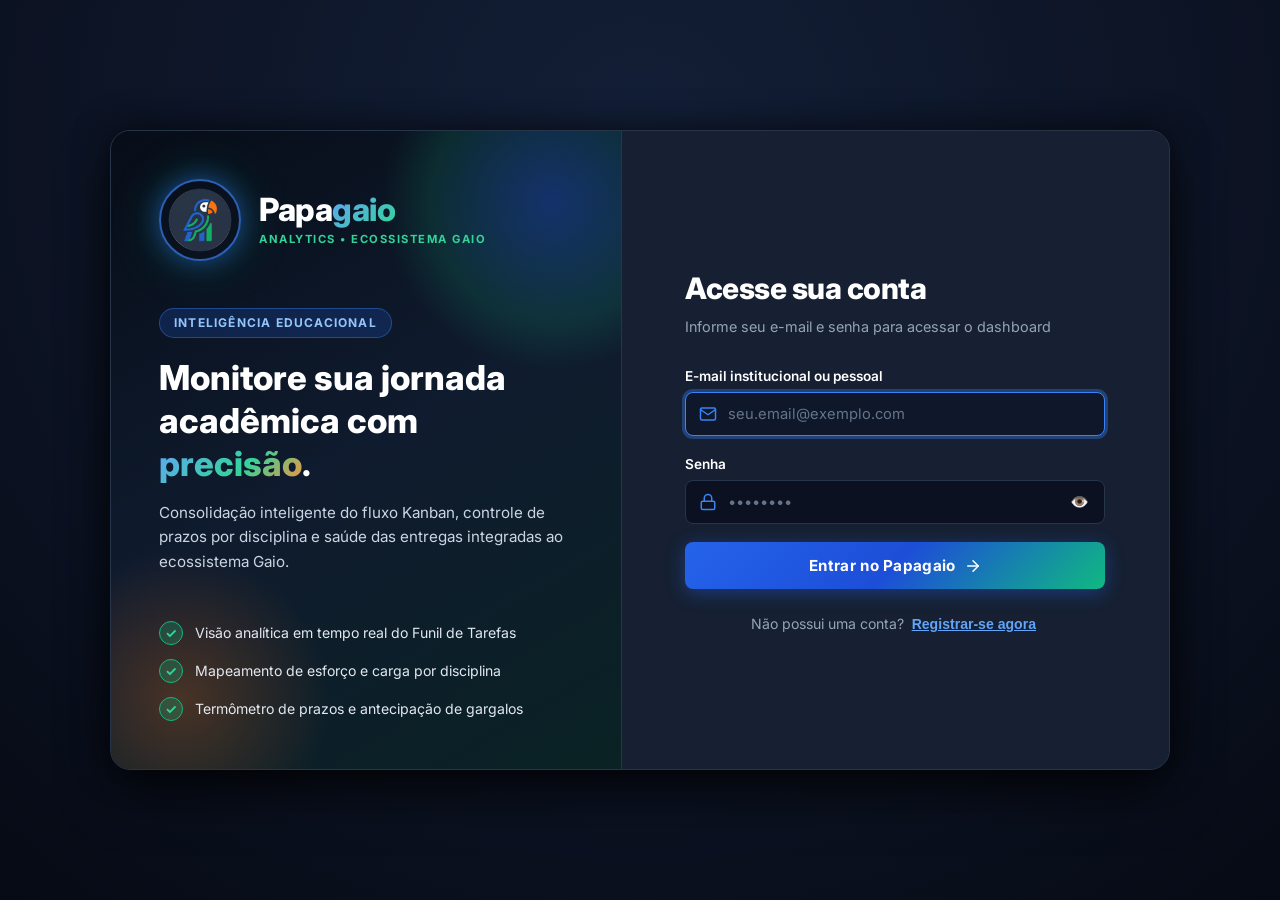
<file: index.html>
<!DOCTYPE html>
<html lang="pt-BR">
<head>
  <meta charset="UTF-8">
  <meta name="viewport" content="width=device-width, initial-scale=1.0">
  <title>Papagaio | Autenticação</title>
  
  <!-- Favicon -->
  <link rel="icon" type="image/png" href="assets/favicon.png">
  
  <!-- Fonte Inter -->
  <link rel="preconnect" href="https://fonts.googleapis.com">
  <link rel="preconnect" href="https://fonts.gstatic.com" crossorigin>
  <link href="https://fonts.googleapis.com/css2?family=Inter:wght@400;500;600;700;800&display=swap" rel="stylesheet">
  
  <!-- Estilos Globais -->
  <link rel="stylesheet" href="css/style.css">
</head>
<body class="auth-page">

  <!-- Container de Toasts para Alertas e Código de Verificação -->
  <div id="toastContainer" class="toast-container" aria-live="polite"></div>

  <!-- Container Principal Centralizado -->
  <main class="auth-wrapper" role="main">
    
    <!-- Banner de Apresentação / Marca (Desktop e Tablet) -->
    <aside class="auth-banner" aria-label="Apresentação Institucional">
      <div class="banner-header">
        <div class="banner-brand">
          <img src="assets/logo.png" alt="Logotipo do PAPAGaio" class="banner-logo-img">
          <div class="brand-text-block">
            <span class="brand-main-name">Papa<span class="brand-accent-text">gaio</span></span>
            <span class="brand-tagline">ANALYTICS • ECOSSISTEMA GAIO</span>
          </div>
        </div>
      </div>

      <div class="banner-content">
        <span class="banner-tag">Inteligência Educacional</span>
        <h1 class="banner-title">Monitore sua jornada acadêmica com <span>precisão</span>.</h1>
        <p class="banner-desc">
          Consolidação inteligente do fluxo Kanban, controle de prazos por disciplina e saúde das entregas integradas ao ecossistema Gaio.
        </p>
      </div>

      <div class="banner-features">
        <div class="banner-feature-item">
          <span class="feature-check">✓</span>
          <span>Visão analítica em tempo real do Funil de Tarefas</span>
        </div>
        <div class="banner-feature-item">
          <span class="feature-check">✓</span>
          <span>Mapeamento de esforço e carga por disciplina</span>
        </div>
        <div class="banner-feature-item">
          <span class="feature-check">✓</span>
          <span>Termômetro de prazos e antecipação de gargalos</span>
        </div>
      </div>
    </aside>

    <!-- Área Interativa de Formulários (Login / Registro / Verificação) -->
    <section class="auth-forms-container" aria-label="Área de Autenticação">
      
      <!-- Logotipo exclusivo para Smartphones -->
      <div class="mobile-logo-header">
        <img src="assets/logo.png" alt="Logotipo do PAPAGaio" class="mobile-logo-img">
        <span class="mobile-brand-title">Papa<span>gaio</span></span>
      </div>

      <!-- ==========================================
           FORMULÁRIO DE LOGIN (Padrão inicial)
           ========================================== -->
      <article id="loginCard" class="auth-form-card active" aria-labelledby="loginTitle">
        <div class="auth-form-header">
          <h2 id="loginTitle" class="auth-title">Acesse sua conta</h2>
          <p class="auth-subtitle">Informe seu e-mail e senha para acessar o dashboard</p>
        </div>

        <form id="loginForm" novalidate>
          <!-- Campo E-mail -->
          <div class="form-group">
            <label for="loginEmail" class="form-label">E-mail institucional ou pessoal</label>
            <div class="input-wrapper">
              <span class="input-icon" aria-hidden="true">
                <svg width="18" height="18" viewBox="0 0 24 24" fill="none" stroke="currentColor" stroke-width="2" stroke-linecap="round" stroke-linejoin="round">
                  <path d="M4 4h16c1.1 0 2 .9 2 2v12c0 1.1-.9 2-2 2H4c-1.1 0-2-.9-2-2V6c0-1.1.9-2 2-2z"></path>
                  <polyline points="22,6 12,13 2,6"></polyline>
                </svg>
              </span>
              <input 
                type="email" 
                id="loginEmail" 
                name="email" 
                class="form-input" 
                placeholder="seu.email@exemplo.com"
                required
                autocomplete="email"
              >
            </div>
            <span class="form-error-msg" id="loginEmailError"></span>
          </div>

          <!-- Campo Senha -->
          <div class="form-group">
            <label for="loginPassword" class="form-label">Senha</label>
            <div class="input-wrapper">
              <span class="input-icon" aria-hidden="true">
                <svg width="18" height="18" viewBox="0 0 24 24" fill="none" stroke="currentColor" stroke-width="2" stroke-linecap="round" stroke-linejoin="round">
                  <rect x="3" y="11" width="18" height="11" rx="2" ry="2"></rect>
                  <path d="M7 11V7a5 5 0 0 1 10 0v4"></path>
                </svg>
              </span>
              <input 
                type="password" 
                id="loginPassword" 
                name="password" 
                class="form-input" 
                placeholder="••••••••" 
                required
                autocomplete="current-password"
              >
              <button type="button" class="input-toggle-password" data-target="loginPassword" aria-label="Mostrar ou ocultar senha">
                👁️
              </button>
            </div>
            <span class="form-error-msg" id="loginPasswordError"></span>
          </div>

          <!-- Botão de Ação -->
          <button type="submit" id="btnLoginSubmit" class="btn btn-primary">
            <span>Entrar no Papagaio</span>
            <svg width="18" height="18" viewBox="0 0 24 24" fill="none" stroke="currentColor" stroke-width="2" stroke-linecap="round" stroke-linejoin="round">
              <line x1="5" y1="12" x2="19" y2="12"></line>
              <polyline points="12 5 19 12 12 19"></polyline>
            </svg>
          </button>
        </form>

        <!-- Alternância em 1 Clique para Registro -->
        <p class="auth-switch-text">
          Não possui uma conta? 
          <button type="button" id="btnGoToRegister" class="btn-link-switch">Registrar-se agora</button>
        </p>
      </article>

      <!-- ==========================================
           FORMULÁRIO DE REGISTRO
           ========================================== -->
      <article id="registerCard" class="auth-form-card hidden" aria-labelledby="registerTitle">
        <div class="auth-form-header">
          <h2 id="registerTitle" class="auth-title">Crie sua conta</h2>
          <p class="auth-subtitle">Preencha seus dados para iniciar no Papagaio</p>
        </div>

        <form id="registerForm" novalidate>
          <!-- Campo Nome (Apenas letras minúsculas e maiúsculas) -->
          <div class="form-group">
            <label for="registerName" class="form-label">Nome Completo</label>
            <div class="input-wrapper">
              <span class="input-icon" aria-hidden="true">
                <svg width="18" height="18" viewBox="0 0 24 24" fill="none" stroke="currentColor" stroke-width="2" stroke-linecap="round" stroke-linejoin="round">
                  <path d="M20 21v-2a4 4 0 0 0-4-4H8a4 4 0 0 0-4 4v2"></path>
                  <circle cx="12" cy="7" r="4"></circle>
                </svg>
              </span>
              <input 
                type="text" 
                id="registerName" 
                name="name" 
                class="form-input" 
                placeholder="Ex: Ana Clara Silva"
                required
                autocomplete="name"
              >
            </div>
            <span class="form-error-msg" id="registerNameError"></span>
          </div>

          <!-- Campo E-mail -->
          <div class="form-group">
            <label for="registerEmail" class="form-label">E-mail</label>
            <div class="input-wrapper">
              <span class="input-icon" aria-hidden="true">
                <svg width="18" height="18" viewBox="0 0 24 24" fill="none" stroke="currentColor" stroke-width="2" stroke-linecap="round" stroke-linejoin="round">
                  <path d="M4 4h16c1.1 0 2 .9 2 2v12c0 1.1-.9 2-2 2H4c-1.1 0-2-.9-2-2V6c0-1.1.9-2 2-2z"></path>
                  <polyline points="22,6 12,13 2,6"></polyline>
                </svg>
              </span>
              <input 
                type="email" 
                id="registerEmail" 
                name="email" 
                class="form-input" 
                placeholder="seu.email@exemplo.com"
                required
                autocomplete="email"
              >
            </div>
            <span class="form-error-msg" id="registerEmailError"></span>
          </div>

          <!-- Campo Senha -->
          <div class="form-group">
            <label for="registerPassword" class="form-label">Senha</label>
            <div class="input-wrapper">
              <span class="input-icon" aria-hidden="true">
                <svg width="18" height="18" viewBox="0 0 24 24" fill="none" stroke="currentColor" stroke-width="2" stroke-linecap="round" stroke-linejoin="round">
                  <rect x="3" y="11" width="18" height="11" rx="2" ry="2"></rect>
                  <path d="M7 11V7a5 5 0 0 1 10 0v4"></path>
                </svg>
              </span>
              <input 
                type="password" 
                id="registerPassword" 
                name="password" 
                class="form-input" 
                placeholder="Mínimo 6 caracteres" 
                required
                autocomplete="new-password"
              >
              <button type="button" class="input-toggle-password" data-target="registerPassword" aria-label="Mostrar ou ocultar senha">
                👁️
              </button>
            </div>
            <span class="form-error-msg" id="registerPasswordError"></span>
          </div>

          <!-- Campo Confirmar Senha -->
          <div class="form-group">
            <label for="registerConfirmPassword" class="form-label">Confirmar Senha</label>
            <div class="input-wrapper">
              <span class="input-icon" aria-hidden="true">
                <svg width="18" height="18" viewBox="0 0 24 24" fill="none" stroke="currentColor" stroke-width="2" stroke-linecap="round" stroke-linejoin="round">
                  <path d="M12 22s8-4 8-10V5l-8-3-8 3v7c0 6 8 10 8 10z"></path>
                </svg>
              </span>
              <input 
                type="password" 
                id="registerConfirmPassword" 
                name="confirmPassword" 
                class="form-input" 
                placeholder="Repita sua senha" 
                required
                autocomplete="new-password"
              >
              <button type="button" class="input-toggle-password" data-target="registerConfirmPassword" aria-label="Mostrar ou ocultar senha">
                👁️
              </button>
            </div>
            <span class="form-error-msg" id="registerConfirmPasswordError"></span>
          </div>

          <!-- Botão de Ação -->
          <button type="submit" id="btnRegisterSubmit" class="btn btn-success">
            <span>Avançar para Verificação</span>
            <svg width="18" height="18" viewBox="0 0 24 24" fill="none" stroke="currentColor" stroke-width="2" stroke-linecap="round" stroke-linejoin="round">
              <line x1="5" y1="12" x2="19" y2="12"></line>
              <polyline points="12 5 19 12 12 19"></polyline>
            </svg>
          </button>
        </form>

        <!-- Alternância em 1 Clique para Login -->
        <p class="auth-switch-text">
          Já possui cadastro? 
          <button type="button" id="btnGoToLogin" class="btn-link-switch">Fazer Login</button>
        </p>
      </article>

      <!-- ==========================================
           ETAPA DE VERIFICAÇÃO DE E-MAIL
           ========================================== -->
      <article id="verificationCard" class="auth-form-card hidden" aria-labelledby="verificationTitle">
        <div class="auth-form-header" style="text-align: center;">
          <div style="font-size: 2.5rem; margin-bottom: 8px;">📬</div>
          <h2 id="verificationTitle" class="auth-title">Confirme seu E-mail</h2>
          <p class="auth-subtitle">
            Enviamos um código de 6 dígitos para <strong id="verificationEmailTarget" style="color: var(--emerald-primary);"></strong>.
          </p>
        </div>

        <form id="verificationForm" novalidate>
          <div class="form-group" style="text-align: center;">
            <label for="verificationCode" class="form-label">Digite o código de verificação recebido</label>
            <div class="code-input-container">
              <input 
                type="text" 
                id="verificationCode" 
                name="code" 
                class="form-input verification-input" 
                placeholder="000000" 
                maxlength="6"
                inputmode="numeric"
                autocomplete="one-time-code"
                required
              >
            </div>
            <span class="form-error-msg" id="verificationCodeError" style="justify-content: center;"></span>
          </div>

          <button type="submit" id="btnConfirmCode" class="btn btn-success" style="margin-top: 10px;">
            <span>Confirmar e Cadastrar</span>
            <svg width="18" height="18" viewBox="0 0 24 24" fill="none" stroke="currentColor" stroke-width="2" stroke-linecap="round" stroke-linejoin="round">
              <polyline points="20 6 9 17 4 12"></polyline>
            </svg>
          </button>

          <button type="button" id="btnResendCode" class="btn btn-secondary" style="margin-top: 10px;">
            <span>Reenviar Código por E-mail</span>
          </button>
        </form>

        <p class="auth-switch-text">
          Digitou o e-mail errado? 
          <button type="button" id="btnBackToRegister" class="btn-link-switch">Voltar ao cadastro</button>
        </p>
      </article>

    </section>
  </main>

  <!-- Script Dedicado de Autenticação -->
  <script src="js/auth.js"></script>
</body>
</html>
</file>
<file: css/style.css>
/* ==========================================================================
   PAPAGaio 🦜 - Folha de Estilos Unificada (Design System - Dark Slate Arara)
   Inspirado no novo logotipo oficial: Azul Royal, Verde Esmeralda e Laranja Quente
   ========================================================================== */

:root {
  /* ==========================================================================
     PALETA DE CORES PAPAGAIO (DARK SLATE & ROYAL BLUE)
     ========================================================================== */
  
  /* Azul Royal (Corpo e Contorno Principal do Papagaio) */
  --blue-primary: #2563EB;
  --blue-light: #3B82F6;
  --blue-bright: #60A5FA;
  --blue-deep: #1D4ED8;
  --blue-subtle: rgba(37, 99, 235, 0.15);
  --blue-glow: rgba(59, 130, 246, 0.35);

  /* Verde Esmeralda (Asa e Indicador de Conclusão) */
  --emerald-primary: #10B981;
  --emerald-light: #34D399;
  --emerald-dark: #059669;
  --emerald-subtle: rgba(16, 185, 129, 0.15);
  --emerald-glow: rgba(16, 185, 129, 0.35);

  /* Laranja Quente (Bico e Indicador de A Fazer / Alertas) */
  --orange-primary: #F97316;
  --orange-light: #FB923C;
  --orange-dark: #EA580C;
  --orange-subtle: rgba(249, 115, 22, 0.15);

  /* Amarelo Solar de Apoio */
  --amber-solar: #FBBF24;
  --amber-subtle: rgba(251, 191, 36, 0.15);

  /* Gradientes Dinâmicos do Papagaio */
  --gradient-primary: linear-gradient(135deg, #2563EB 0%, #1D4ED8 50%, #10B981 100%);
  --gradient-hover: linear-gradient(135deg, #3B82F6 0%, #2563EB 50%, #34D399 100%);
  --gradient-emerald: linear-gradient(135deg, #10B981 0%, #059669 100%);
  --gradient-orange: linear-gradient(135deg, #F97316 0%, #EA580C 100%);
  --gradient-banner: linear-gradient(150deg, #070D18 0%, #0F1B2E 50%, #0A2224 100%);
  --gradient-highlight: linear-gradient(90deg, #2563EB 0%, #10B981 50%, #F97316 100%);

  /* Superfícies e Fundos (Dark Slate Premium - Adeus Fundo Branco!) */
  --bg-main: #0B1120;
  --bg-card: #162032;
  --bg-card-subtle: #101927;
  --bg-input: #0B1120;
  --bg-navbar: #0D1524;
  --bg-hover: #1E2D44;

  /* Tipografia (Alto Contraste: Títulos e Textos 100% Nítidos e Legíveis) */
  --text-primary: #FFFFFF;       /* Branco Puro para títulos, valores e botões */
  --text-secondary: #E2E8F0;     /* Cinza Claro nítido para corpo e rótulos */
  --text-muted: #94A3B8;         /* Cinza suave para legendas de apoio */
  --text-inverse: #FFFFFF;

  /* Estados de Validação e Kanban */
  --status-todo: #F97316;         /* Laranja Quente - A Fazer */
  --status-doing: #3B82F6;        /* Azul Royal - Em Andamento */
  --status-done: #10B981;         /* Verde Esmeralda - Concluídas */
  --status-success: #10B981;      /* Confirmação */
  --status-warning: #F59E0B;      /* Alerta */
  --status-error: #EF4444;        /* Erro */

  /* Bordas e Contornos */
  --border-color: #26354A;
  --border-subtle: #1C283B;
  --border-focus: #3B82F6;

  /* Sombras e Profundidade */
  --shadow-xs: 0 1px 3px 0 rgba(0, 0, 0, 0.3);
  --shadow-sm: 0 4px 10px -1px rgba(0, 0, 0, 0.35);
  --shadow-md: 0 8px 24px -2px rgba(0, 0, 0, 0.45);
  --shadow-lg: 0 16px 36px -4px rgba(0, 0, 0, 0.55);
  --shadow-xl: 0 28px 56px -8px rgba(0, 0, 0, 0.65);

  --radius-sm: 8px;
  --radius-md: 14px;
  --radius-lg: 20px;
  --radius-full: 9999px;

  /* Transições Suaves */
  --transition-fast: 0.2s cubic-bezier(0.4, 0, 0.2, 1);
  --transition-normal: 0.3s cubic-bezier(0.4, 0, 0.2, 1);
}

/* Reset Global */
*, *::before, *::after {
  box-sizing: border-box;
  margin: 0;
  padding: 0;
}

html {
  font-size: 16px;
  scroll-behavior: smooth;
  background-color: var(--bg-main);
}

body {
  font-family: 'Inter', -apple-system, BlinkMacSystemFont, "Segoe UI", Roboto, Helvetica, Arial, sans-serif;
  background-color: var(--bg-main);
  color: var(--text-primary);
  line-height: 1.5;
  min-height: 100vh;
  display: flex;
  flex-direction: column;
  -webkit-font-smoothing: antialiased;
}

/* ==========================================================================
   TOAST NOTIFICATION (Dark Slate)
   ========================================================================== */
.toast-container {
  position: fixed;
  top: 24px;
  right: 24px;
  z-index: 9999;
  display: flex;
  flex-direction: column;
  gap: 12px;
  max-width: 420px;
  width: calc(100% - 48px);
  pointer-events: none;
}

.toast {
  pointer-events: auto;
  background: var(--bg-card);
  border-left: 6px solid var(--blue-light);
  box-shadow: var(--shadow-xl), 0 0 25px rgba(37, 99, 235, 0.25);
  border-radius: var(--radius-md);
  padding: 16px 20px;
  display: flex;
  align-items: flex-start;
  gap: 14px;
  transform: translateX(120%);
  opacity: 0;
  transition: all var(--transition-normal);
  border: 1px solid var(--border-color);
  color: var(--text-primary);
}

.toast.show {
  transform: translateX(0);
  opacity: 1;
}

.toast.toast-success {
  border-left-color: var(--emerald-primary);
}

.toast.toast-warning {
  border-left-color: var(--orange-primary);
}

.toast.toast-error {
  border-left-color: var(--status-error);
}

.toast-icon {
  font-size: 1.4rem;
  line-height: 1;
  flex-shrink: 0;
  margin-top: 2px;
}

.toast-content {
  flex: 1;
}

.toast-title {
  font-size: 0.95rem;
  font-weight: 700;
  color: #FFFFFF;
  margin-bottom: 2px;
}

.toast-message {
  font-size: 0.85rem;
  color: var(--text-secondary);
  word-break: break-word;
}

.toast-code-badge {
  display: inline-block;
  background: #0B1120;
  color: var(--blue-bright);
  border: 1.5px dashed var(--blue-light);
  font-size: 1.25rem;
  font-weight: 800;
  letter-spacing: 4px;
  padding: 6px 14px;
  border-radius: var(--radius-sm);
  margin-top: 8px;
  user-select: all;
  box-shadow: 0 0 12px rgba(59, 130, 246, 0.25);
}

.toast-close {
  background: none;
  border: none;
  color: var(--text-muted);
  font-size: 1.2rem;
  cursor: pointer;
  padding: 0 4px;
  line-height: 1;
  transition: color var(--transition-fast);
}

.toast-close:hover {
  color: #FFFFFF;
}

/* ==========================================================================
   TELA DE AUTENTICAÇÃO (index.html) - DARK THEME
   ========================================================================== */
.auth-page {
  display: flex;
  min-height: 100vh;
  width: 100%;
  background: radial-gradient(circle at 50% 15%, #131F37 0%, #0B1120 70%, #060A14 100%);
  align-items: center;
  justify-content: center;
  padding: 24px;
}

.auth-wrapper {
  display: flex;
  background: var(--bg-card);
  border-radius: var(--radius-lg);
  box-shadow: var(--shadow-xl), 0 0 35px rgba(0, 0, 0, 0.6);
  overflow: hidden;
  width: 100%;
  max-width: 1060px;
  min-height: 640px;
  border: 1px solid var(--border-color);
}

/* Lado Visual / Apresentação Institucional */
.auth-banner {
  flex: 1.1;
  background: var(--gradient-banner);
  padding: 48px;
  color: #FFFFFF;
  display: flex;
  flex-direction: column;
  justify-content: space-between;
  position: relative;
  overflow: hidden;
  border-right: 1px solid var(--border-color);
}

/* Efeitos Luminosos de Fundo */
.auth-banner::before {
  content: '';
  position: absolute;
  top: -100px;
  right: -100px;
  width: 340px;
  height: 340px;
  background: radial-gradient(circle, rgba(37, 99, 235, 0.35) 0%, rgba(16, 185, 129, 0.15) 50%, rgba(0, 0, 0, 0) 70%);
  border-radius: 50%;
  pointer-events: none;
}

.auth-banner::after {
  content: '';
  position: absolute;
  bottom: -80px;
  left: -80px;
  width: 300px;
  height: 300px;
  background: radial-gradient(circle, rgba(249, 115, 22, 0.25) 0%, rgba(0, 0, 0, 0) 70%);
  border-radius: 50%;
  pointer-events: none;
}

.banner-brand {
  display: flex;
  align-items: center;
  gap: 18px;
  position: relative;
  z-index: 2;
}

.banner-logo-img {
  width: 82px;
  height: 82px;
  border-radius: 50%;
  object-fit: cover;
  border: 2.5px solid rgba(59, 130, 246, 0.7);
  box-shadow: 0 0 25px rgba(37, 99, 235, 0.5), 0 0 50px rgba(16, 185, 129, 0.3);
  flex-shrink: 0;
  transition: transform var(--transition-fast), box-shadow var(--transition-fast);
}

.banner-logo-img:hover {
  transform: scale(1.05);
  box-shadow: 0 0 35px rgba(59, 130, 246, 0.8), 0 0 60px rgba(16, 185, 129, 0.45);
}

.brand-text-block {
  display: flex;
  flex-direction: column;
}

.brand-main-name {
  font-size: 2rem;
  font-weight: 800;
  color: #FFFFFF;
  letter-spacing: -0.5px;
  line-height: 1.1;
}

.brand-accent-text,
.brand-gold-text {
  color: var(--blue-bright);
  background: linear-gradient(135deg, #60A5FA 0%, #34D399 100%);
  -webkit-background-clip: text;
  -webkit-text-fill-color: transparent;
}

.brand-tagline {
  font-size: 0.7rem;
  font-weight: 700;
  color: #34D399;
  letter-spacing: 1.5px;
  margin-top: 4px;
}

.mobile-logo-header {
  display: none;
}

.banner-content {
  margin: 32px 0;
  position: relative;
  z-index: 2;
}

.banner-tag {
  display: inline-flex;
  align-items: center;
  gap: 6px;
  background: rgba(37, 99, 235, 0.2);
  color: #93C5FD;
  border: 1px solid rgba(59, 130, 246, 0.4);
  padding: 5px 14px;
  border-radius: var(--radius-full);
  font-size: 0.75rem;
  font-weight: 700;
  text-transform: uppercase;
  letter-spacing: 1.2px;
  margin-bottom: 18px;
}

.banner-title {
  font-size: 2.15rem;
  font-weight: 800;
  line-height: 1.25;
  margin-bottom: 16px;
  color: #FFFFFF;
}

.banner-title span {
  background: linear-gradient(135deg, #60A5FA 0%, #34D399 60%, #FB923C 100%);
  -webkit-background-clip: text;
  -webkit-text-fill-color: transparent;
}

.banner-desc {
  font-size: 0.95rem;
  color: #CBD5E1;
  line-height: 1.6;
}

.banner-features {
  display: flex;
  flex-direction: column;
  gap: 14px;
  position: relative;
  z-index: 2;
}

.banner-feature-item {
  display: flex;
  align-items: center;
  gap: 12px;
  font-size: 0.88rem;
  color: #E2E8F0;
}

.feature-check {
  width: 24px;
  height: 24px;
  border-radius: 50%;
  background: rgba(16, 185, 129, 0.25);
  color: #34D399;
  border: 1.5px solid #10B981;
  display: flex;
  align-items: center;
  justify-content: center;
  font-size: 0.85rem;
  font-weight: bold;
}

/* Lado dos Formulários */
.auth-forms-container {
  flex: 1.2;
  padding: 48px;
  display: flex;
  flex-direction: column;
  justify-content: center;
  position: relative;
  background: var(--bg-card);
}

.auth-form-card {
  width: 100%;
  max-width: 420px;
  margin: 0 auto;
  transition: opacity 0.25s ease, transform 0.25s ease;
}

.auth-form-card.hidden {
  display: none;
  opacity: 0;
  transform: translateY(12px);
}

.auth-form-card.active {
  display: block;
  opacity: 1;
  transform: translateY(0);
}

.auth-form-header {
  margin-bottom: 28px;
}

.auth-title {
  font-size: 1.85rem;
  font-weight: 800;
  color: #FFFFFF;
  letter-spacing: -0.5px;
}

.auth-subtitle {
  font-size: 0.9rem;
  color: var(--text-muted);
  margin-top: 6px;
}

/* Campos de Formulário */
.form-group {
  margin-bottom: 18px;
  position: relative;
}

.form-label {
  display: block;
  font-size: 0.85rem;
  font-weight: 600;
  color: #FFFFFF;
  margin-bottom: 6px;
}

.input-wrapper {
  position: relative;
  display: flex;
  align-items: center;
}

.input-icon {
  position: absolute;
  left: 14px;
  color: var(--blue-light);
  pointer-events: none;
  display: flex;
  align-items: center;
  justify-content: center;
  transition: color var(--transition-fast);
}

.form-input {
  width: 100%;
  padding: 12px 14px 12px 42px;
  font-size: 0.92rem;
  border: 1.5px solid var(--border-color);
  border-radius: var(--radius-sm);
  background-color: var(--bg-input);
  color: #FFFFFF;
  outline: none;
  transition: border-color var(--transition-fast), box-shadow var(--transition-fast);
  font-family: inherit;
}

.form-input::placeholder {
  color: #64748B;
}

.form-input:focus {
  border-color: var(--blue-light);
  box-shadow: 0 0 0 3px var(--blue-glow);
  background-color: #0F172A;
}

.form-input.is-invalid {
  border-color: var(--status-error) !important;
  background-color: rgba(239, 68, 68, 0.1);
}

.form-input.is-valid {
  border-color: var(--emerald-primary) !important;
}

.input-toggle-password {
  position: absolute;
  right: 12px;
  background: none;
  border: none;
  color: var(--text-muted);
  cursor: pointer;
  padding: 4px;
  font-size: 0.95rem;
  transition: color var(--transition-fast);
}

.input-toggle-password:hover {
  color: #FFFFFF;
}

.form-error-msg {
  display: none;
  font-size: 0.78rem;
  color: #F87171;
  margin-top: 4px;
  font-weight: 500;
}

.form-error-msg.visible {
  display: flex;
  align-items: center;
  gap: 4px;
}

/* Campo de Código de Verificação */
.code-input-container {
  display: flex;
  justify-content: center;
  margin: 24px 0 20px;
}

.verification-input {
  font-size: 2.1rem !important;
  font-weight: 800 !important;
  text-align: center !important;
  letter-spacing: 10px !important;
  padding: 12px !important;
  border: 2px dashed var(--blue-light) !important;
  border-radius: var(--radius-md) !important;
  max-width: 270px;
  background: #0B1120 !important;
  color: var(--blue-bright) !important;
  box-shadow: 0 0 20px rgba(37, 99, 235, 0.25) !important;
}

.verification-input:focus {
  border-color: var(--emerald-primary) !important;
  box-shadow: 0 0 0 4px var(--emerald-glow) !important;
}

/* Botões do Sistema Papagaio */
.btn {
  display: inline-flex;
  align-items: center;
  justify-content: center;
  gap: 8px;
  width: 100%;
  padding: 14px 20px;
  font-size: 0.95rem;
  font-weight: 700;
  border-radius: var(--radius-sm);
  cursor: pointer;
  border: none;
  outline: none;
  transition: all var(--transition-fast);
  text-decoration: none;
  font-family: inherit;
  letter-spacing: 0.3px;
}

.btn-primary {
  background: var(--gradient-primary);
  color: #FFFFFF;
  box-shadow: 0 4px 18px rgba(37, 99, 235, 0.4);
}

.btn-primary:hover {
  background: var(--gradient-hover);
  box-shadow: 0 6px 24px rgba(37, 99, 235, 0.55);
  transform: translateY(-1px);
}

.btn-success {
  background: var(--gradient-emerald);
  color: #FFFFFF;
  box-shadow: 0 4px 18px rgba(16, 185, 129, 0.35);
}

.btn-success:hover {
  background: linear-gradient(135deg, #34D399 0%, #059669 100%);
  box-shadow: 0 6px 24px rgba(16, 185, 129, 0.5);
  transform: translateY(-1px);
}

.btn-primary:active,
.btn-success:active {
  transform: translateY(0);
}

.btn-secondary {
  background: #101927;
  color: #FFFFFF;
  border: 1.5px solid var(--border-color);
  box-shadow: var(--shadow-xs);
}

.btn-secondary:hover {
  background: #1E2D44;
  border-color: var(--blue-light);
  color: #FFFFFF;
}

/* Alternância em 1 Clique (Login ⇄ Registro) */
.auth-switch-text {
  text-align: center;
  margin-top: 24px;
  font-size: 0.88rem;
  color: var(--text-muted);
}

.btn-link-switch {
  background: none;
  border: none;
  color: var(--blue-bright);
  font-weight: 700;
  font-size: 0.88rem;
  cursor: pointer;
  padding: 0 4px;
  text-decoration: underline;
  transition: color var(--transition-fast);
}

.btn-link-switch:hover {
  color: #FFFFFF;
}

/* ==========================================================================
   TELA DE DASHBOARD (dashboard.html) - DARK SLATE
   ========================================================================== */
.dashboard-layout {
  display: flex;
  flex-direction: column;
  min-height: 100vh;
  background-color: var(--bg-main);
  color: var(--text-primary);
}

/* Barra de Navegação Superior */
.top-navbar {
  background-color: var(--bg-navbar);
  border-bottom: 1px solid var(--border-color);
  padding: 12px 28px;
  display: flex;
  align-items: center;
  justify-content: space-between;
  position: sticky;
  top: 0;
  z-index: 100;
  box-shadow: var(--shadow-md);
}

.nav-brand {
  display: flex;
  align-items: center;
  gap: 14px;
  text-decoration: none;
}

.nav-brand-logo-img {
  width: 48px;
  height: 48px;
  border-radius: 50%;
  object-fit: cover;
  border: 2px solid rgba(59, 130, 246, 0.5);
  box-shadow: 0 0 12px rgba(37, 99, 235, 0.35);
  flex-shrink: 0;
  transition: transform var(--transition-fast);
}

.nav-brand-logo-img:hover {
  transform: scale(1.08);
}

.nav-divider {
  width: 1px;
  height: 28px;
  background-color: var(--border-color);
}

.nav-badge {
  background: rgba(16, 185, 129, 0.15);
  color: #34D399;
  border: 1px solid rgba(16, 185, 129, 0.35);
  font-size: 0.75rem;
  font-weight: 700;
  padding: 4px 12px;
  border-radius: var(--radius-full);
  letter-spacing: 0.5px;
  display: inline-flex;
  align-items: center;
  gap: 6px;
}

.nav-badge::before {
  content: '';
  width: 7px;
  height: 7px;
  border-radius: 50%;
  background-color: var(--emerald-primary);
  box-shadow: 0 0 8px var(--emerald-primary);
}

.nav-user-actions {
  display: flex;
  align-items: center;
  gap: 18px;
}

/* Botão Interativo de Perfil no Header (Abre o Modal de Configurações) */
.user-profile-badge {
  display: flex;
  align-items: center;
  gap: 12px;
  padding: 6px 12px;
  background: transparent;
  border: 1px solid transparent;
  border-radius: var(--radius-md);
  cursor: pointer;
  transition: all var(--transition-fast);
  color: inherit;
  font: inherit;
  text-align: left;
}

.user-profile-badge:hover {
  background: rgba(255, 255, 255, 0.05);
  border-color: var(--border-color);
  box-shadow: 0 2px 10px rgba(0, 0, 0, 0.25);
}

.user-profile-badge:focus-visible {
  outline: 2px solid var(--blue-bright);
  outline-offset: 2px;
  background: rgba(37, 99, 235, 0.12);
  border-color: var(--blue-primary);
}

.user-avatar {
  width: 42px;
  height: 42px;
  border-radius: 50%;
  background: var(--gradient-primary);
  color: #FFFFFF;
  font-weight: 800;
  display: flex;
  align-items: center;
  justify-content: center;
  font-size: 0.95rem;
  box-shadow: 0 0 12px rgba(37, 99, 235, 0.4);
  overflow: hidden;
  position: relative;
  flex-shrink: 0;
  border: 2px solid rgba(255, 255, 255, 0.15);
  transition: transform var(--transition-fast), border-color var(--transition-fast);
}

.user-profile-badge:hover .user-avatar {
  transform: scale(1.05);
  border-color: var(--blue-bright);
  box-shadow: 0 0 16px rgba(59, 130, 246, 0.5);
}

.user-avatar-img {
  width: 100%;
  height: 100%;
  object-fit: cover;
  display: block;
}

.user-avatar-emoji {
  font-size: 1.35rem;
  line-height: 1;
}

.user-info-text {
  display: flex;
  flex-direction: column;
}

.user-name {
  font-size: 0.88rem;
  font-weight: 700;
  color: #FFFFFF;
  line-height: 1.2;
}

.user-email-text {
  font-size: 0.75rem;
  color: var(--text-muted);
}

.profile-edit-indicator {
  display: flex;
  align-items: center;
  justify-content: center;
  color: var(--text-muted);
  padding: 5px;
  border-radius: 6px;
  transition: all var(--transition-fast);
  margin-left: 2px;
}

.user-profile-badge:hover .profile-edit-indicator {
  color: var(--blue-bright);
  background: rgba(59, 130, 246, 0.15);
}

.btn-logout {
  background: rgba(239, 68, 68, 0.15);
  color: #F87171;
  border: 1px solid rgba(239, 68, 68, 0.35);
  padding: 8px 14px;
  border-radius: var(--radius-sm);
  font-size: 0.82rem;
  font-weight: 700;
  display: flex;
  align-items: center;
  gap: 6px;
  cursor: pointer;
  transition: all var(--transition-fast);
}

.btn-logout:hover {
  background: #EF4444;
  color: #FFFFFF;
  border-color: #EF4444;
  box-shadow: 0 2px 8px rgba(239, 68, 68, 0.35);
}

/* Área de Conteúdo Principal */
.dashboard-main {
  flex: 1;
  max-width: 1400px;
  width: 100%;
  margin: 0 auto;
  padding: 28px 24px 48px;
}

/* Cabeçalho da Página */
.dashboard-header {
  display: flex;
  align-items: flex-start;
  justify-content: space-between;
  margin-bottom: 28px;
  flex-wrap: wrap;
  gap: 16px;
}

.dashboard-title-area h1 {
  font-size: 1.85rem;
  font-weight: 800;
  color: #FFFFFF;
  letter-spacing: -0.5px;
}

.dashboard-title-area p {
  color: var(--text-muted);
  font-size: 0.95rem;
  margin-top: 4px;
}

.dashboard-controls {
  display: flex;
  align-items: center;
  gap: 12px;
}

.date-badge {
  background: var(--bg-card);
  border: 1px solid var(--border-color);
  padding: 8px 16px;
  border-radius: var(--radius-sm);
  font-size: 0.85rem;
  font-weight: 600;
  color: #FFFFFF;
  display: flex;
  align-items: center;
  gap: 8px;
  box-shadow: var(--shadow-sm);
}

.date-badge svg {
  color: var(--blue-bright);
}

/* ==========================================================================
   CARDS DE MÉTRICAS RÁPIDAS (KPIs) - DARK SLATE
   ========================================================================== */
.metrics-grid {
  display: grid;
  grid-template-columns: repeat(auto-fit, minmax(260px, 1fr));
  gap: 20px;
  margin-bottom: 28px;
}

.metric-card {
  background: var(--bg-card);
  border-radius: var(--radius-md);
  padding: 22px;
  border: 1px solid var(--border-color);
  box-shadow: var(--shadow-sm);
  display: flex;
  flex-direction: column;
  justify-content: space-between;
  transition: transform var(--transition-fast), box-shadow var(--transition-fast), border-color var(--transition-fast);
  position: relative;
  overflow: hidden;
}

.metric-card:hover {
  transform: translateY(-2px);
  box-shadow: var(--shadow-md), 0 0 20px rgba(37, 99, 235, 0.15);
  border-color: rgba(59, 130, 246, 0.45);
}

/* Card Principal em Destaque: "Total de tarefas pendentes na semana" */
.metric-card.highlight-card {
  border: 1.5px solid rgba(249, 115, 22, 0.5);
  background: linear-gradient(150deg, #1C273C 0%, #162032 100%);
  box-shadow: var(--shadow-md), 0 0 25px rgba(249, 115, 22, 0.15);
}

.metric-card.highlight-card::before {
  content: '';
  position: absolute;
  top: 0;
  left: 0;
  right: 0;
  height: 4px;
  background: var(--gradient-highlight);
}

.metric-header {
  display: flex;
  align-items: center;
  justify-content: space-between;
  margin-bottom: 12px;
}

.metric-title {
  font-size: 0.82rem;
  font-weight: 700;
  text-transform: uppercase;
  letter-spacing: 0.8px;
  color: #CBD5E1;
}

.metric-card.highlight-card .metric-title {
  color: var(--orange-light);
}

.metric-icon-box {
  width: 42px;
  height: 42px;
  border-radius: var(--radius-sm);
  display: flex;
  align-items: center;
  justify-content: center;
  font-size: 1.25rem;
}

.icon-blue { background: rgba(37, 99, 235, 0.2); color: #60A5FA; }
.icon-green { background: rgba(16, 185, 129, 0.2); color: #34D399; }
.icon-yellow { background: rgba(251, 191, 36, 0.2); color: #FBBF24; }
.icon-red { background: rgba(249, 115, 22, 0.2); color: #FB923C; }

.metric-value-box {
  display: flex;
  align-items: baseline;
  gap: 10px;
  margin-bottom: 8px;
}

.metric-value {
  font-size: 2.3rem;
  font-weight: 800;
  color: #FFFFFF;
  line-height: 1;
}

.metric-card.highlight-card .metric-value {
  color: #F97316;
  text-shadow: 0 0 16px rgba(249, 115, 22, 0.3);
}

.metric-badge {
  font-size: 0.75rem;
  font-weight: 700;
  padding: 3px 8px;
  border-radius: var(--radius-full);
}

.badge-warning {
  background: rgba(249, 115, 22, 0.2);
  color: #FB923C;
  border: 1px solid rgba(249, 115, 22, 0.4);
}

.badge-success {
  background: rgba(16, 185, 129, 0.2);
  color: #34D399;
  border: 1px solid rgba(16, 185, 129, 0.4);
}

.metric-footer {
  font-size: 0.8rem;
  color: #CBD5E1;
}

.metric-footer strong {
  color: #FFFFFF;
}

/* ==========================================================================
   GRID DOS PAINÉIS DE ANÁLISE / GRÁFICOS
   ========================================================================== */
.panels-grid {
  display: grid;
  grid-template-columns: repeat(12, 1fr);
  gap: 24px;
}

.panel-card {
  background: var(--bg-card);
  border-radius: var(--radius-md);
  border: 1px solid var(--border-color);
  box-shadow: var(--shadow-sm);
  padding: 24px;
  display: flex;
  flex-direction: column;
}

.panel-col-4 { grid-column: span 4; }
.panel-col-5 { grid-column: span 5; }
.panel-col-6 { grid-column: span 6; }
.panel-col-7 { grid-column: span 7; }
.panel-col-8 { grid-column: span 8; }
.panel-col-12 { grid-column: span 12; }

.panel-header {
  display: flex;
  align-items: center;
  justify-content: space-between;
  margin-bottom: 20px;
}

.panel-title-area {
  display: flex;
  flex-direction: column;
}

.panel-title {
  font-size: 1.15rem;
  font-weight: 700;
  color: #FFFFFF;
}

.panel-subtitle {
  font-size: 0.8rem;
  color: var(--text-muted);
  margin-top: 2px;
}

.panel-badge {
  font-size: 0.75rem;
  font-weight: 600;
  padding: 4px 10px;
  background: #101927;
  color: var(--blue-bright);
  border: 1px solid var(--border-color);
  border-radius: var(--radius-full);
}

.chart-container-relative {
  position: relative;
  width: 100%;
  flex: 1;
  min-height: 280px;
}

/* Legenda Customizada do Funil Kanban */
.kanban-legend-list {
  display: flex;
  justify-content: space-around;
  margin-top: 18px;
  padding-top: 16px;
  border-top: 1px solid var(--border-color);
  flex-wrap: wrap;
  gap: 12px;
}

.kanban-legend-item {
  display: flex;
  align-items: center;
  gap: 8px;
  font-size: 0.85rem;
  color: #E2E8F0;
}

.legend-dot {
  width: 12px;
  height: 12px;
  border-radius: 50%;
}

.dot-todo { background-color: var(--status-todo); box-shadow: 0 0 10px rgba(249, 115, 22, 0.6); }
.dot-doing { background-color: var(--status-doing); box-shadow: 0 0 10px rgba(59, 130, 246, 0.6); }
.dot-done { background-color: var(--status-done); box-shadow: 0 0 10px rgba(16, 185, 129, 0.6); }

.legend-count {
  font-weight: 800;
  color: #FFFFFF;
}

/* Painel de Saúde das Entregas (Velocímetro / Indicador) */
.delivery-health-container {
  display: flex;
  flex-direction: column;
  gap: 20px;
  height: 100%;
}

.gauge-wrapper {
  position: relative;
  max-width: 260px;
  margin: 0 auto;
  width: 100%;
  min-height: 160px;
}

.gauge-center-info {
  position: absolute;
  bottom: 12px;
  left: 50%;
  transform: translateX(-50%);
  text-align: center;
}

.gauge-percent {
  font-size: 2.2rem;
  font-weight: 900;
  color: var(--emerald-light);
  line-height: 1;
  text-shadow: 0 0 14px rgba(16, 185, 129, 0.5);
}

.gauge-label {
  font-size: 0.78rem;
  font-weight: 700;
  color: var(--text-muted);
  text-transform: uppercase;
  margin-top: 2px;
}

.health-stats-row {
  display: grid;
  grid-template-columns: 1fr 1fr;
  gap: 12px;
  background: var(--bg-card-subtle);
  padding: 14px;
  border-radius: var(--radius-sm);
  border: 1px solid var(--border-color);
}

.health-stat-col {
  text-align: center;
}

.health-stat-title {
  font-size: 0.75rem;
  color: var(--text-muted);
  font-weight: 600;
}

.health-stat-number {
  font-size: 1.25rem;
  font-weight: 800;
  margin-top: 2px;
}

.text-success { color: var(--emerald-light); }
.text-danger { color: var(--orange-light); }

/* Lista de Gargalos da Semana */
.bottlenecks-list {
  display: flex;
  flex-direction: column;
  gap: 10px;
  margin-top: 6px;
}

.bottleneck-item {
  display: flex;
  align-items: center;
  justify-content: space-between;
  padding: 10px 14px;
  background: var(--bg-card-subtle);
  border-left: 4px solid var(--blue-light);
  border-radius: var(--radius-sm);
  font-size: 0.85rem;
  border-top: 1px solid var(--border-color);
  border-right: 1px solid var(--border-color);
  border-bottom: 1px solid var(--border-color);
}

.bottleneck-item.urgent {
  background: rgba(249, 115, 22, 0.12);
  border-left-color: var(--orange-primary);
  border-color: rgba(249, 115, 22, 0.3);
}

.bottleneck-task-name {
  font-weight: 600;
  color: #FFFFFF;
}

.bottleneck-tag {
  font-size: 0.7rem;
  padding: 2px 8px;
  border-radius: var(--radius-full);
  background: rgba(16, 185, 129, 0.2);
  color: #34D399;
  border: 1px solid rgba(16, 185, 129, 0.4);
  font-weight: 700;
}

.bottleneck-due {
  font-size: 0.78rem;
  font-weight: 700;
  color: var(--orange-light);
}

/* Rodapé */
.dashboard-footer {
  margin-top: 48px;
  border-top: 1px solid var(--border-color);
  padding: 24px;
  text-align: center;
  font-size: 0.82rem;
  color: var(--text-muted);
  background-color: var(--bg-navbar);
}

.dashboard-footer strong {
  color: #FFFFFF;
}

/* ==========================================================================
   MODAL DE PERFIL DO USUÁRIO (Dark Slate Design System)
   ========================================================================== */

/* Bloqueio de scroll do body quando o modal está aberto */
body.modal-open {
  overflow: hidden;
}

.modal-overlay {
  position: fixed;
  inset: 0;
  background-color: rgba(7, 13, 24, 0.82);
  backdrop-filter: blur(8px);
  -webkit-backdrop-filter: blur(8px);
  z-index: 1000;
  display: flex;
  align-items: center;
  justify-content: center;
  padding: 20px;
  opacity: 0;
  visibility: hidden;
  transition: opacity 0.25s ease, visibility 0.25s ease;
}

.modal-overlay.active {
  opacity: 1;
  visibility: visible;
}

.modal-card {
  background: var(--bg-card);
  border: 1px solid var(--border-color);
  border-radius: var(--radius-lg);
  width: 100%;
  max-width: 540px;
  max-height: 90vh;
  overflow-y: auto;
  box-shadow: var(--shadow-xl), 0 0 40px rgba(37, 99, 235, 0.2);
  transform: scale(0.94) translateY(12px);
  transition: transform 0.25s cubic-bezier(0.16, 1, 0.3, 1);
  display: flex;
  flex-direction: column;
}

.modal-overlay.active .modal-card {
  transform: scale(1) translateY(0);
}

/* Cabeçalho do Modal */
.modal-header {
  padding: 20px 24px 18px;
  border-bottom: 1px solid var(--border-color);
  display: flex;
  align-items: flex-start;
  justify-content: space-between;
  gap: 16px;
  background: var(--bg-card-subtle);
}

.modal-header-info {
  display: flex;
  align-items: center;
  gap: 14px;
}

.modal-header-icon {
  width: 44px;
  height: 44px;
  border-radius: var(--radius-md);
  background: var(--blue-subtle);
  border: 1px solid rgba(59, 130, 246, 0.3);
  color: var(--blue-bright);
  display: flex;
  align-items: center;
  justify-content: center;
  flex-shrink: 0;
}

.modal-title {
  font-size: 1.15rem;
  font-weight: 800;
  color: #FFFFFF;
  margin-bottom: 3px;
  letter-spacing: -0.01em;
}

.modal-subtitle {
  font-size: 0.82rem;
  color: var(--text-muted);
}

.modal-close-btn {
  background: transparent;
  border: 1px solid transparent;
  color: var(--text-muted);
  width: 34px;
  height: 34px;
  border-radius: var(--radius-sm);
  display: flex;
  align-items: center;
  justify-content: center;
  font-size: 1.4rem;
  line-height: 1;
  cursor: pointer;
  transition: all var(--transition-fast);
  flex-shrink: 0;
}

.modal-close-btn:hover {
  background: rgba(239, 68, 68, 0.15);
  color: #EF4444;
  border-color: rgba(239, 68, 68, 0.3);
}

.modal-close-btn:focus-visible {
  outline: 2px solid var(--blue-bright);
}

/* Corpo do Modal */
.modal-body {
  padding: 22px 24px;
  display: flex;
  flex-direction: column;
  gap: 20px;
}

/* Seção de Foto de Perfil */
.profile-photo-section {
  display: flex;
  align-items: center;
  gap: 20px;
  padding: 18px;
  background: var(--bg-card-subtle);
  border: 1px solid var(--border-color);
  border-radius: var(--radius-md);
}

.profile-avatar-preview-wrapper {
  position: relative;
  flex-shrink: 0;
}

.profile-avatar-large {
  width: 84px;
  height: 84px;
  border-radius: 50%;
  background: var(--gradient-primary);
  color: #FFFFFF;
  font-size: 1.9rem;
  font-weight: 800;
  display: flex;
  align-items: center;
  justify-content: center;
  box-shadow: 0 0 20px rgba(37, 99, 235, 0.35);
  border: 3px solid var(--blue-primary);
  overflow: hidden;
  user-select: none;
}

.profile-avatar-img {
  width: 100%;
  height: 100%;
  object-fit: cover;
  display: block;
}

.profile-avatar-emoji {
  font-size: 2.5rem;
  line-height: 1;
}

.profile-photo-controls {
  flex: 1;
  display: flex;
  flex-direction: column;
  gap: 10px;
}

.photo-controls-buttons {
  display: flex;
  flex-wrap: wrap;
  align-items: center;
  gap: 10px;
}

.btn-upload-photo {
  display: inline-flex;
  align-items: center;
  gap: 8px;
  background: var(--blue-primary);
  color: #FFFFFF;
  border: 1px solid var(--blue-bright);
  padding: 8px 14px;
  border-radius: var(--radius-sm);
  font-size: 0.82rem;
  font-weight: 700;
  cursor: pointer;
  transition: all var(--transition-fast);
  user-select: none;
}

.btn-upload-photo:hover {
  background: var(--blue-light);
  box-shadow: 0 0 12px var(--blue-glow);
  transform: translateY(-1px);
}

.btn-upload-photo:focus-visible {
  outline: 2px solid var(--blue-bright);
  outline-offset: 2px;
}

.btn-remove-photo {
  display: inline-flex;
  align-items: center;
  gap: 6px;
  background: rgba(239, 68, 68, 0.12);
  color: #F87171;
  border: 1px solid rgba(239, 68, 68, 0.3);
  padding: 8px 14px;
  border-radius: var(--radius-sm);
  font-size: 0.82rem;
  font-weight: 600;
  cursor: pointer;
  transition: all var(--transition-fast);
}

.btn-remove-photo:hover {
  background: rgba(239, 68, 68, 0.25);
  color: #FFFFFF;
  border-color: #EF4444;
}

.photo-hint {
  font-size: 0.74rem;
  color: var(--text-muted);
  line-height: 1.35;
}

/* Grupo de Avatares Rápidos / Temáticos */
.avatar-presets-group {
  display: flex;
  flex-direction: column;
  gap: 8px;
}

.avatar-presets-label {
  font-size: 0.82rem;
  font-weight: 600;
  color: var(--text-secondary);
  display: flex;
  align-items: center;
  justify-content: space-between;
}

.avatar-presets-list {
  display: flex;
  flex-wrap: wrap;
  gap: 8px;
}

.avatar-preset-btn {
  width: 42px;
  height: 42px;
  border-radius: 50%;
  background: var(--bg-card-subtle);
  border: 1.5px solid var(--border-color);
  font-size: 1.3rem;
  display: flex;
  align-items: center;
  justify-content: center;
  cursor: pointer;
  transition: all var(--transition-fast);
  user-select: none;
}

.avatar-preset-btn:hover {
  transform: scale(1.12);
  border-color: var(--blue-bright);
  background: rgba(59, 130, 246, 0.15);
  box-shadow: 0 0 10px rgba(59, 130, 246, 0.3);
}

.avatar-preset-btn.active {
  border-color: var(--emerald-primary);
  background: var(--emerald-subtle);
  box-shadow: 0 0 12px var(--emerald-glow);
  transform: scale(1.12);
}

/* Inputs e Campos Especiais do Modal */
.input-readonly {
  opacity: 0.8;
  cursor: not-allowed;
  background-color: rgba(11, 17, 32, 0.6) !important;
  border-color: rgba(38, 53, 74, 0.6) !important;
}

.input-help-text {
  font-size: 0.74rem;
  color: var(--text-muted);
  margin-top: 4px;
  display: block;
}

/* Aviso de Protótipo e Armazenamento Local */
.profile-prototype-notice {
  background: rgba(59, 130, 246, 0.08);
  border-left: 3px solid var(--blue-light);
  border-radius: 0 var(--radius-sm) var(--radius-sm) 0;
  padding: 12px 14px;
  display: flex;
  align-items: flex-start;
  gap: 10px;
}

.prototype-notice-icon {
  color: var(--blue-bright);
  font-size: 1.1rem;
  line-height: 1.2;
}

.prototype-notice-text {
  font-size: 0.76rem;
  color: var(--text-secondary);
  line-height: 1.45;
}

.prototype-notice-text strong {
  color: #FFFFFF;
}

/* Rodapé do Modal */
.modal-footer {
  padding: 16px 24px 20px;
  border-top: 1px solid var(--border-color);
  display: flex;
  align-items: center;
  justify-content: flex-end;
  gap: 12px;
  background: var(--bg-card-subtle);
}

.btn-modal-cancel {
  background: transparent;
  color: var(--text-secondary);
  border: 1px solid var(--border-color);
  padding: 9px 18px;
  border-radius: var(--radius-sm);
  font-size: 0.85rem;
  font-weight: 600;
  cursor: pointer;
  transition: all var(--transition-fast);
}

.btn-modal-cancel:hover {
  background: rgba(255, 255, 255, 0.06);
  color: #FFFFFF;
  border-color: var(--text-muted);
}

.btn-modal-save {
  background: var(--gradient-primary);
  color: #FFFFFF;
  border: none;
  padding: 9px 20px;
  border-radius: var(--radius-sm);
  font-size: 0.85rem;
  font-weight: 700;
  display: inline-flex;
  align-items: center;
  gap: 8px;
  cursor: pointer;
  box-shadow: 0 4px 14px rgba(37, 99, 235, 0.35);
  transition: all var(--transition-fast);
}

.btn-modal-save:hover {
  background: var(--gradient-hover);
  box-shadow: 0 6px 18px rgba(37, 99, 235, 0.5);
  transform: translateY(-1px);
}

/* ==========================================================================
   RESPONSIVIDADE (Mobile First / Breakpoints)
   ========================================================================== */

/* Tablets (max-width: 992px) */
@media (max-width: 992px) {
  .auth-wrapper {
    flex-direction: column;
    max-width: 580px;
    min-height: auto;
  }

  .auth-banner {
    padding: 32px;
    border-right: none;
    border-bottom: 1px solid var(--border-color);
  }

  .auth-forms-container {
    padding: 32px 24px;
  }

  .panel-col-4, .panel-col-5, .panel-col-6, .panel-col-7, .panel-col-8 {
    grid-column: span 12;
  }
}

/* Smartphones (max-width: 640px) */
@media (max-width: 640px) {
  .auth-page {
    padding: 12px;
  }

  .auth-banner {
    display: none;
  }

  .mobile-logo-header {
    display: flex;
    align-items: center;
    justify-content: center;
    gap: 12px;
    margin-bottom: 24px;
  }

  .mobile-logo-img {
    width: 60px;
    height: 60px;
    border-radius: 50%;
    object-fit: cover;
    border: 2px solid rgba(59, 130, 246, 0.6);
    box-shadow: 0 0 16px rgba(37, 99, 235, 0.4);
  }

  .mobile-brand-title {
    font-size: 1.65rem;
    font-weight: 800;
    color: #FFFFFF;
    letter-spacing: -0.5px;
  }

  .mobile-brand-title span {
    color: var(--blue-bright);
  }

  .top-navbar {
    padding: 10px 16px;
  }

  .nav-divider, .user-email-text, .nav-badge {
    display: none;
  }

  .dashboard-main {
    padding: 16px 12px 32px;
  }

  .metrics-grid {
    grid-template-columns: 1fr;
    gap: 14px;
  }

  .panel-card {
    padding: 18px 14px;
  }

  .chart-container-relative {
    min-height: 240px;
  }

  .verification-input {
    font-size: 1.7rem !important;
    letter-spacing: 6px !important;
    max-width: 230px;
  }

  /* Ajustes do Modal em Dispositivos Móveis */
  .profile-photo-section {
    flex-direction: column;
    text-align: center;
  }

  .photo-controls-buttons {
    justify-content: center;
  }

  .avatar-presets-list {
    justify-content: center;
  }

  .modal-card {
    max-height: 94vh;
  }

  .modal-header {
    padding: 16px 18px;
  }

  .modal-body {
    padding: 18px 16px;
    gap: 16px;
  }

  .modal-footer {
    padding: 14px 16px;
  }
}
</file>
